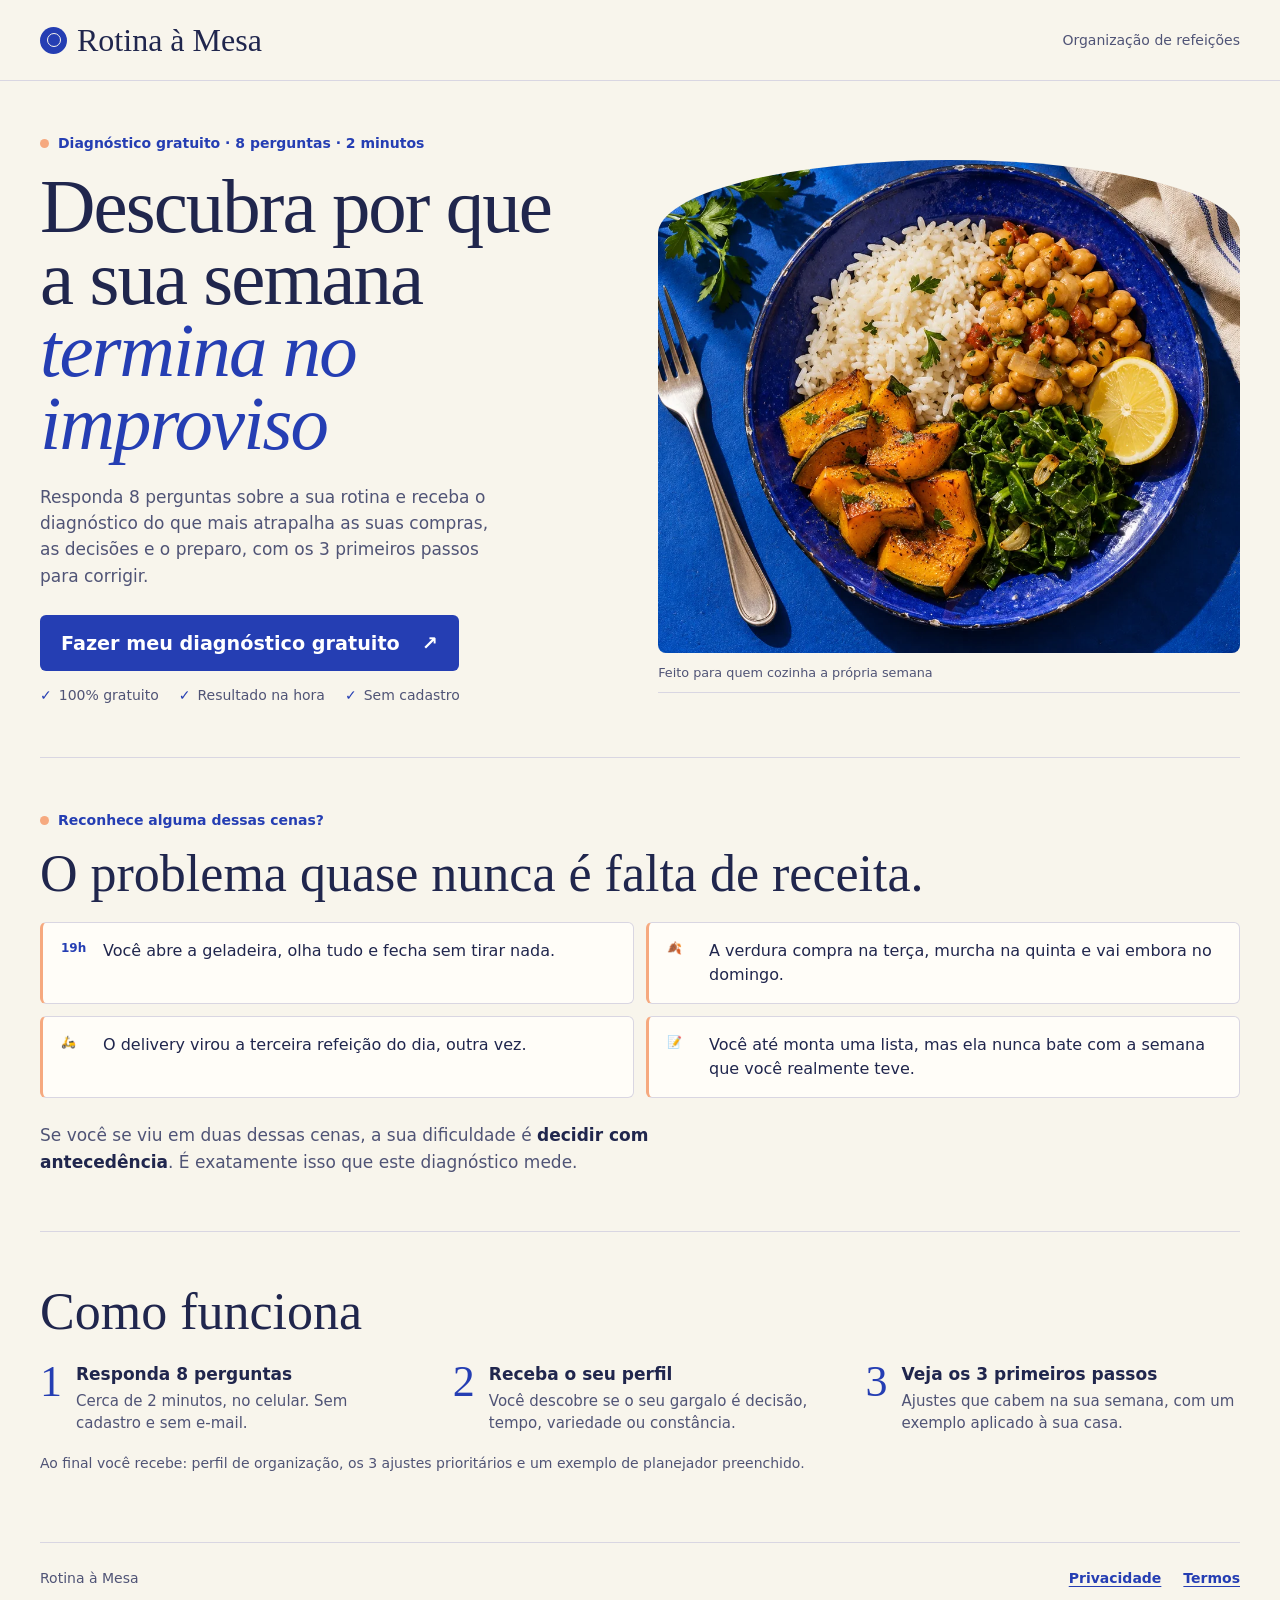
<file: index.html>
<!doctype html>
<html lang="pt-BR">
<head>
  <meta charset="utf-8">
  <meta name="viewport" content="width=device-width, initial-scale=1">
  <meta name="description" content="Responda 8 perguntas em 2 minutos e descubra o que está travando a organização das suas refeições, com os 3 primeiros passos para resolver.">
  <meta name="theme-color" content="#f8f5ec">
  <meta name="referrer" content="strict-origin">
  <title>Rotina à Mesa | Diagnóstico gratuito da sua rotina de refeições</title>
  <meta property="og:title" content="Descubra em 2 minutos por que a sua semana termina no improviso">
  <meta property="og:description" content="Diagnóstico gratuito com 8 perguntas. Veja o seu perfil e os 3 ajustes que mais destravam compras, decisões e preparo.">
  <meta property="og:type" content="website">
  <link rel="stylesheet" href="./style.css">
  <script src="./config.js" defer></script>
  <script src="./quiz.js" defer></script>
</head>
<body>
  <div class="topbar" id="topbar" hidden>
    <p><strong id="topbar-title">Oferta de lançamento</strong><span id="topbar-text"></span></p>
    <p class="countdown" id="countdown" hidden>termina em <span id="countdown-clock">--:--:--</span></p>
  </div>

  <header class="site-head">
    <div class="wrap head-inner">
      <a class="brand" href="#inicio" aria-label="Rotina à Mesa, início"><span class="mark" aria-hidden="true"></span> Rotina à Mesa</a>
      <span class="head-note" id="head-note">Organização de refeições</span>
    </div>
  </header>

  <main class="wrap" id="app">
    <section id="home" class="hero" aria-labelledby="hero-title">
      <div class="hero-copy">
        <p class="kicker"><span></span> Diagnóstico gratuito · 8 perguntas · 2 minutos</p>
        <h1 id="hero-title" tabindex="-1">Descubra por que a sua semana <em>termina no improviso</em></h1>
        <p class="intro">Responda 8 perguntas sobre a sua rotina e receba o diagnóstico do que mais atrapalha as suas compras, as decisões e o preparo, com os 3 primeiros passos para corrigir.</p>
        <a class="button primary" id="start" href="#quiz"><span id="start-label">Fazer meu diagnóstico gratuito</span> <span aria-hidden="true">↗</span></a>
        <p class="fine" id="resume-note" hidden></p>
        <ul class="assurance">
          <li>100% gratuito</li>
          <li>Resultado na hora</li>
          <li>Sem cadastro</li>
        </ul>
        <div class="proof" id="proof" hidden>
          <div class="avatars" aria-hidden="true"><span>AC</span><span>JL</span><span>MP</span><span>RS</span><span>+</span></div>
          <div>
            <p class="proof-line"><strong id="proof-total">0</strong> pessoas já fizeram este diagnóstico</p>
            <p class="stars" id="proof-rating" aria-label="Avaliação média"></p>
          </div>
        </div>
      </div>
      <figure class="hero-figure">
        <img src="./mesa.webp" alt="Prato de arroz, grão-de-bico, abóbora e folhas sobre uma mesa azul" width="960" height="720" fetchpriority="high">
        <figcaption>
          <span>Feito para quem cozinha a própria semana</span>
          <span class="live-dot" id="live" hidden><i aria-hidden="true"></i> <span id="live-text"></span></span>
        </figcaption>
      </figure>
    </section>

    <section id="pain" class="pain" aria-labelledby="pain-title">
      <p class="kicker"><span></span> Reconhece alguma dessas cenas?</p>
      <h2 id="pain-title">O problema quase nunca é falta de receita.</h2>
      <ul class="pain-list">
        <li><span aria-hidden="true">19h</span> Você abre a geladeira, olha tudo e fecha sem tirar nada.</li>
        <li><span aria-hidden="true">🍂</span> A verdura compra na terça, murcha na quinta e vai embora no domingo.</li>
        <li><span aria-hidden="true">🛵</span> O delivery virou a terceira refeição do dia, outra vez.</li>
        <li><span aria-hidden="true">📝</span> Você até monta uma lista, mas ela nunca bate com a semana que você realmente teve.</li>
      </ul>
      <p class="pain-close">Se você se viu em duas dessas cenas, a sua dificuldade é <strong>decidir com antecedência</strong>. É exatamente isso que este diagnóstico mede.</p>
    </section>

    <section id="how" class="how" aria-labelledby="how-title">
      <h2 id="how-title">Como funciona</h2>
      <ol class="steps">
        <li><span>1</span><div><h3>Responda 8 perguntas</h3><p>Cerca de 2 minutos, no celular. Sem cadastro e sem e-mail.</p></div></li>
        <li><span>2</span><div><h3>Receba o seu perfil</h3><p>Você descobre se o seu gargalo é decisão, tempo, variedade ou constância.</p></div></li>
        <li><span>3</span><div><h3>Veja os 3 primeiros passos</h3><p>Ajustes que cabem na sua semana, com um exemplo aplicado à sua casa.</p></div></li>
      </ol>
      <p class="fine">Ao final você recebe: perfil de organização, os 3 ajustes prioritários e um exemplo de planejador preenchido.</p>
    </section>

    <section id="quiz" class="flow" hidden>
      <div class="flow-top">
        <button type="button" class="text-button" id="back">← Voltar</button>
        <span id="step-label"></span>
      </div>
      <progress id="progress" max="8" value="1" aria-label="Progresso do quiz"></progress>
      <form id="question-form">
        <fieldset>
          <legend id="question-title" tabindex="-1"></legend>
          <div class="options" id="options"></div>
        </fieldset>
        <p class="form-error" id="form-error" role="alert" hidden>Escolha uma opção para continuar.</p>
        <button class="button primary" id="continue" type="submit"></button>
      </form>
      <p class="fine" id="quiz-foot">Quanto mais honesto você for, mais preciso fica o resultado. As respostas duram enquanto esta página estiver aberta.</p>
    </section>

    <section id="loading" class="loading" hidden aria-live="polite">
      <div class="loading-inner">
        <p class="kicker"><span></span> Quase pronto</p>
        <h2>Montando o seu diagnóstico…</h2>
        <progress id="loading-bar" max="100" value="0" aria-label="Montando o diagnóstico"></progress>
        <p id="loading-text" class="loading-text">Cruzando as suas respostas…</p>
        <ul class="loading-checks">
          <li id="check-1">Perfil de organização</li>
          <li id="check-2">Gargalo principal</li>
          <li id="check-3">3 primeiros passos</li>
        </ul>
        <p class="fine">Sem cadastro. Nada é enviado.</p>
      </div>
    </section>

    <section id="result" hidden aria-labelledby="result-title">
      <div class="result-head">
        <button type="button" class="text-button" id="edit">← Revisar respostas</button>
        <p class="kicker"><span></span> Diagnóstico pronto</p>
        <p class="profile-badge" id="profile-badge"></p>
        <h1 id="result-title" tabindex="-1"></h1>
        <p class="result-summary" id="result-summary"></p>
        <div class="impact" id="impact">
          <span>Impacto na sua semana</span>
          <div class="impact-scale" id="impact-scale" aria-hidden="true"><i></i><i></i><i></i></div>
          <strong id="impact-label"></strong>
        </div>
      </div>

      <div class="quick-offer" id="quick-offer" hidden>
        <div class="quick-price">
          <strong id="quick-price">R$ 37,90</strong>
          <span>pagamento único · acesso imediato</span>
        </div>
        <a class="button primary wide" id="checkout-top" href="#oferta">Comprar agora <span aria-hidden="true">↗</span></a>
        <a class="quick-link" href="#oferta">Ver o que vem no produto e a garantia</a>
      </div>

      <div class="diag-grid">
        <div class="diag-main">
          <h2>Seus 3 primeiros passos</h2>
          <ol id="actions" class="actions"></ol>
          <p class="example" id="example"></p>

          <div class="error-card">
            <h3>Onde o seu plano costuma quebrar</h3>
            <p id="error-text"></p>
          </div>

          <h2>O que muda quando a semana já está decidida</h2>
          <ul class="gains" id="gains"></ul>

          <h2 id="quotes-title">Quem já fez o diagnóstico</h2>
          <ul class="quotes" id="quotes"></ul>
        </div>

        <aside class="offer" id="oferta" aria-labelledby="offer-title">
          <p class="kicker"><span></span> Seu próximo passo</p>
          <h2 id="offer-title">5 jantares, 1 compra</h2>
          <p id="offer-lead"></p>

          <details class="sample"><summary>Ver exemplo de planejador</summary>
            <table><caption>Exemplo de preenchimento</caption><thead><tr><th scope="col">Dia</th><th scope="col">O que decidir</th></tr></thead><tbody><tr><th scope="row">Segunda</th><td>Escolher duas refeições</td></tr><tr><th scope="row">Terça</th><td>Conferir o que já tem em casa</td></tr><tr><th scope="row">Quarta</th><td>Completar a lista de compras</td></tr></tbody></table>
          </details>

          <p class="stack-title">O que vem no produto</p>
          <ul id="deliverables" class="value-stack">
            <li><div><strong>Guia de uso + planejador semanal</strong><span>O passo a passo para decidir a semana em 20 minutos</span></div><s>R$ 47</s></li>
            <li><div><strong>Lista de compras inteligente</strong><span>Montada a partir das refeições, não do que você lembra</span></div><s>R$ 37</s></li>
            <li><div><strong>Checklist de preparo</strong><span>O que adiantar e em que ordem, para os dias corridos</span></div><s>R$ 27</s></li>
            <li><div><strong>Banco de ideias editável</strong><span>Para consultar quando faltar repertório na hora da fome</span></div><s>R$ 27</s></li>
          </ul>
          <ul class="bonus-list" id="bonuses"></ul>

          <p class="anchor" id="anchor"><span id="anchor-total">R$ 138</span> em materiais</p>
          <p class="price" id="price"></p>
          <p class="price-note" id="price-note"></p>

          <div id="sale-continue">
            <a class="button primary wide" id="checkout">Comprar agora <span aria-hidden="true">↗</span></a>
          </div>
          <p id="sale-details" class="fine"></p>

          <ul class="guarantee" id="guarantee">
            <li><strong id="guarantee-title">7 dias de garantia</strong> Se não fizer sentido para a sua rotina, você pede o reembolso e recebe o valor de volta.</li>
            <li>Acesso imediato após o pagamento.</li>
            <li>Pagamento único, sem mensalidade.</li>
          </ul>

          <p class="scarcity" id="scarcity" hidden></p>
          <p id="preview-note" class="preview-note">Prévia da oferta. O produto ainda está em preparação.</p>
        </aside>
      </div>

      <section id="faq" class="faq" aria-labelledby="faq-title">
        <h2 id="faq-title">Antes de decidir</h2>
        <details><summary>Preciso saber cozinhar bem?</summary><p>Não. O material trabalha com preparações simples e com o que adiantar, não com receitas técnicas. Se você sabe fazer arroz, ovo e uma refeição básica, o material funciona.</p></details>
        <details><summary>Serve para quem mora sozinho?</summary><p>Sim. O planejador tem uma versão para uma pessoa, com lista de compras em quantidade menor, e a versão para famílias.</p></details>
        <details><summary>É digital ou impresso?</summary><p>Digital, em PDF, para usar no celular ou imprimir. Você recebe os dois formatos no mesmo acesso.</p></details>
        <details><summary>Quanto tempo vou gastar por semana?</summary><p>A proposta é decidir a semana em até 20 minutos e reduzir as decisões do dia a dia. O checklist de preparo é opcional para quem tem menos tempo.</p></details>
        <details><summary>E se eu não gostar?</summary><p>Você tem 7 dias para pedir o reembolso pelo suporte, sem precisar justificar. O valor é devolvido integralmente.</p></details>
        <details><summary>Como recebo o material?</summary><p>O acesso é liberado por e-mail logo depois da confirmação do pagamento. O link fica disponível para download.</p></details>
      </section>

      <div class="ps">
        <p><strong>P.S.</strong> O diagnóstico mostra onde a sua semana quebra. O material mostra como ela passa a funcionar, com o planejador, a lista e o checklist já preenchidos para você só ajustar.</p>
        <p><strong>P.S. 2</strong> Se você fechar esta página, o seu resultado não fica salvo. As respostas duram apenas enquanto a página estiver aberta.</p>
      </div>
    </section>

    <noscript><p class="fine">Ative o JavaScript para responder ao quiz.</p></noscript>
  </main>

  <footer class="site-foot wrap">
    <span>Rotina à Mesa</span>
    <div><button class="text-button" data-dialog="privacy">Privacidade</button><button class="text-button" data-dialog="terms">Termos</button></div>
  </footer>

  <div class="sticky-cta" id="sticky-cta" hidden>
    <div><strong id="sticky-price"></strong><span id="sticky-note">5 jantares, 1 compra</span></div>
    <a class="button primary" id="sticky-buy">Comprar <span aria-hidden="true">↗</span></a>
  </div>

  <dialog id="privacy" aria-labelledby="privacy-title">
    <form method="dialog"><button class="text-button close" aria-label="Fechar">✕</button></form>
    <h2 id="privacy-title">Privacidade</h2>
    <p>As respostas são usadas nesta página para calcular o resultado e são descartadas ao sair ou recarregar. O quiz funciona sem cadastro.</p>
    <p id="privacy-measurement"></p>
    <div id="preferences" hidden>
      <p id="preference-status" aria-live="polite"></p>
      <div class="preference-buttons"><button id="allow" type="button" class="button primary">Permitir medição</button><button id="decline" type="button" class="text-button">Recusar medição</button></div>
    </div>
    <p id="privacy-seller" hidden></p>
    <a id="privacy-link" hidden>Ver política de privacidade completa</a>
  </dialog>
  <dialog id="terms" aria-labelledby="terms-title">
    <form method="dialog"><button class="text-button close" aria-label="Fechar">✕</button></form>
    <h2 id="terms-title">Termos de uso</h2>
    <p>O Rotina à Mesa oferece um quiz educativo para adultos que querem organizar refeições e compras. O resultado apresenta sugestões de organização e não substitui orientação de nutricionista ou médico.</p>
    <p id="terms-seller" hidden></p>
    <a id="terms-link" hidden>Ver termos da oferta</a>
  </dialog>
  <div id="consent-notice" class="consent" hidden>
    <p>Você pode escolher se quer permitir a medição de visitas e interações com o quiz.</p>
    <button class="text-button" data-dialog="privacy">Escolher preferências</button>
  </div>
</body>
</html>
</file>
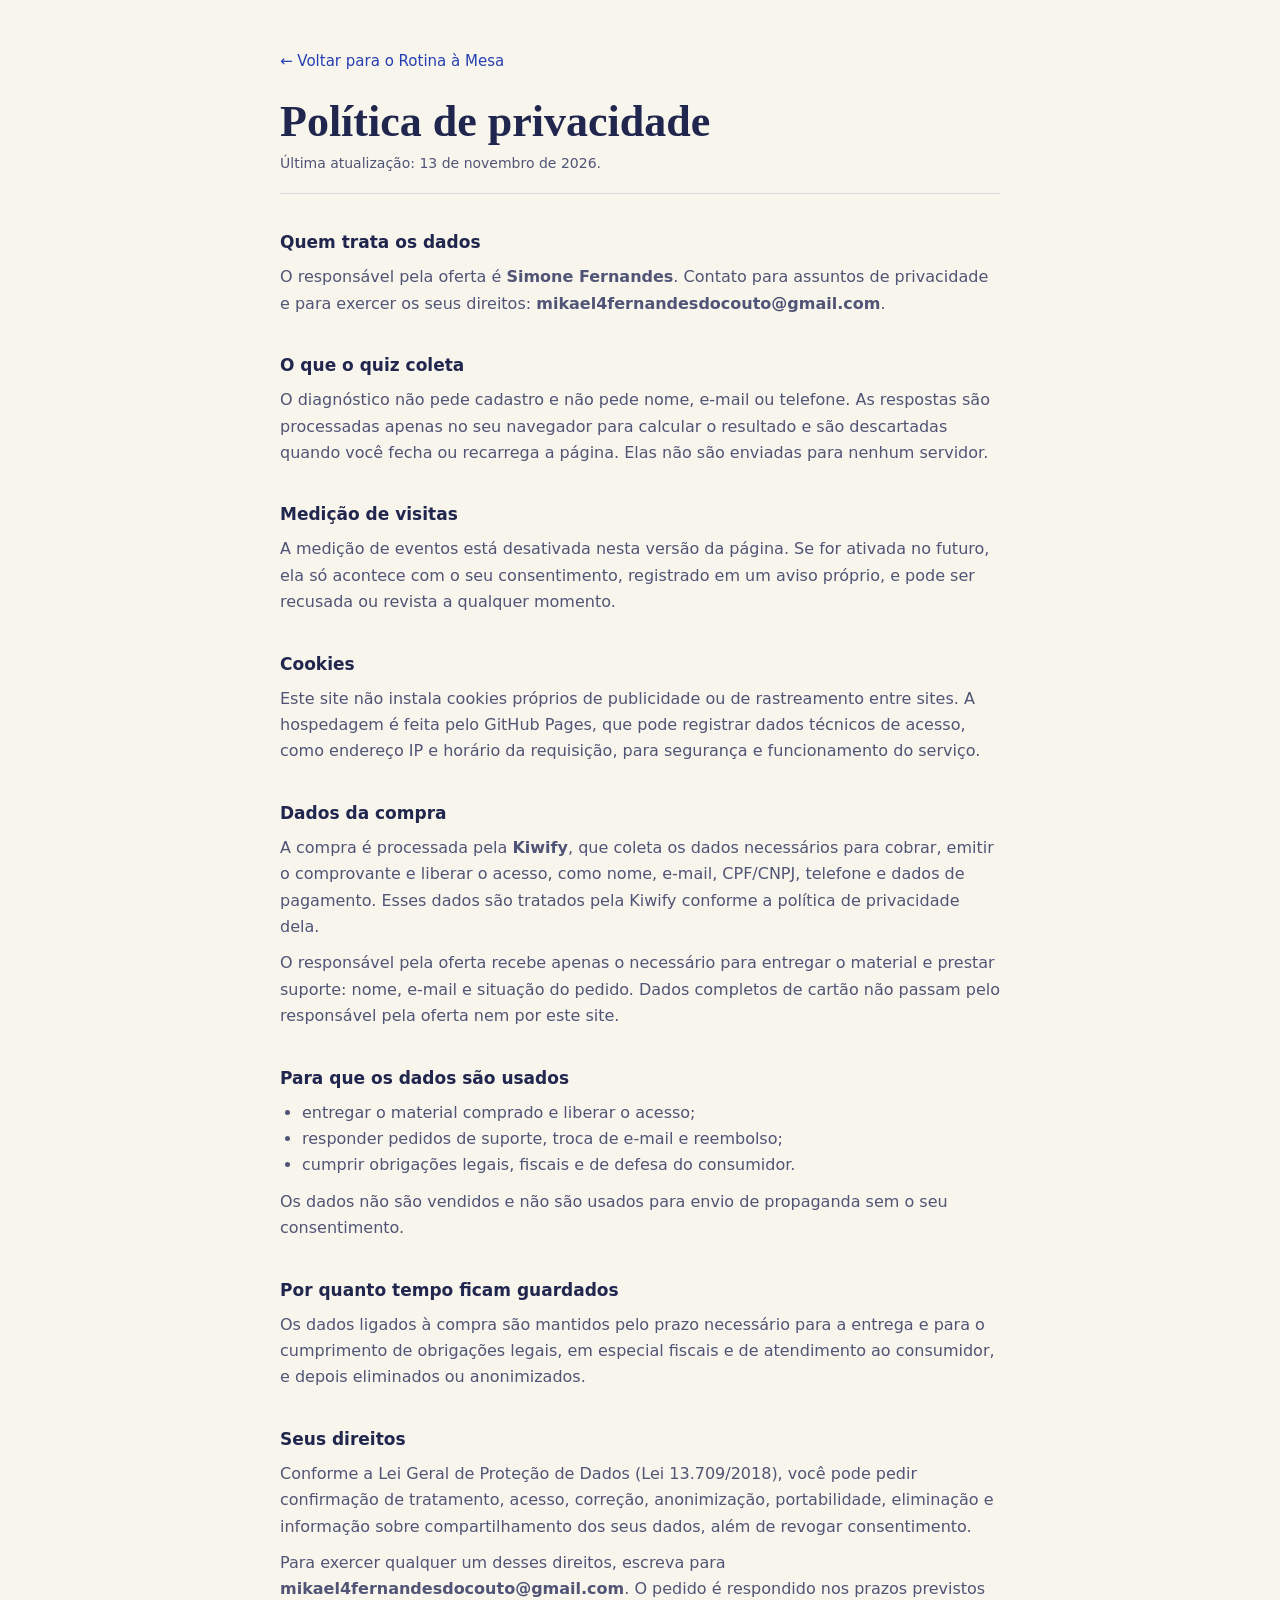
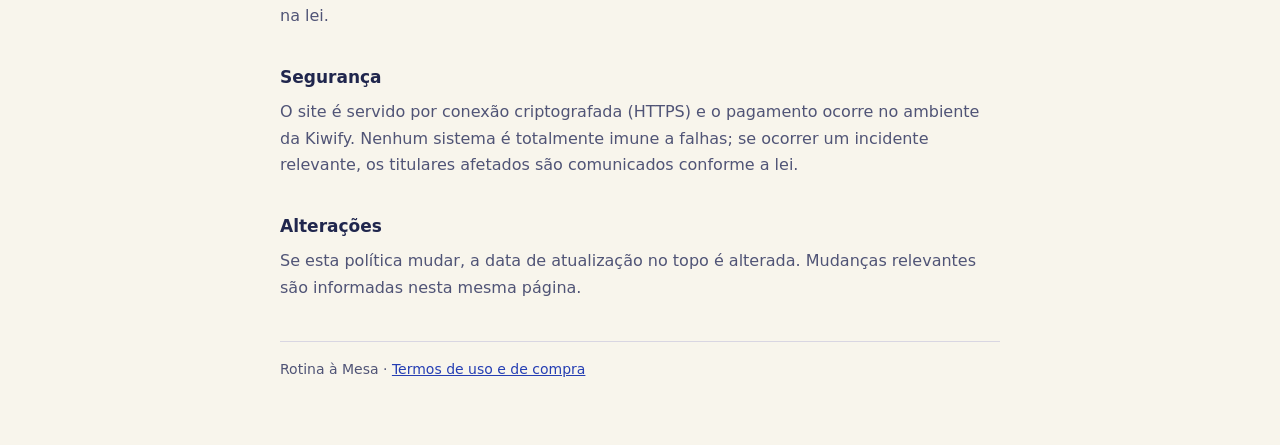
<file: privacidade/index.html>
<!doctype html>
<html lang="pt-BR">
<head>
<meta charset="utf-8">
<meta name="viewport" content="width=device-width, initial-scale=1">
<title>Política de privacidade | Rotina à Mesa</title>
<meta name="robots" content="noindex">
<style>
  :root { --paper:#f8f5ec; --ink:#20264d; --muted:#505476; --blue:#253eb3; --line:#d9d6e2; --display:"Instrument Serif", Georgia, serif; }
  * { box-sizing: border-box; }
  body { margin:0; background:var(--paper); color:var(--ink); font:16px/1.65 "DM Sans","Segoe UI",system-ui,sans-serif; }
  main { width:min(100% - 40px, 720px); margin:0 auto; padding:48px 0 64px; }
  a { color:var(--blue); }
  h1 { font-family:var(--display); font-size:clamp(2rem, 6vw, 2.75rem); line-height:1.1; margin:0 0 6px; }
  h2 { font-size:1.0625rem; margin:34px 0 8px; }
  p, li { color:var(--muted); }
  p { margin:0 0 10px; }
  ul { margin:0 0 10px; padding-left:22px; }
  .meta { font-size:.875rem; color:var(--muted); border-bottom:1px solid var(--line); padding-bottom:18px; margin-bottom:24px; }
  .back { display:inline-block; margin-bottom:24px; font-size:.9375rem; text-decoration:none; }
  footer { border-top:1px solid var(--line); margin-top:40px; padding-top:16px; font-size:.875rem; color:var(--muted); }
</style>
</head>
<body>
<main>
  <a class="back" href="../">← Voltar para o Rotina à Mesa</a>
  <h1>Política de privacidade</h1>
  <p class="meta">Última atualização: 13 de novembro de 2026.</p>

  <h2>Quem trata os dados</h2>
  <p>O responsável pela oferta é <strong>Simone Fernandes</strong>. Contato para assuntos de privacidade e para exercer os seus direitos: <strong>mikael4fernandesdocouto@gmail.com</strong>.</p>

  <h2>O que o quiz coleta</h2>
  <p>O diagnóstico não pede cadastro e não pede nome, e-mail ou telefone. As respostas são processadas apenas no seu navegador para calcular o resultado e são descartadas quando você fecha ou recarrega a página. Elas não são enviadas para nenhum servidor.</p>

  <h2>Medição de visitas</h2>
  <p>A medição de eventos está desativada nesta versão da página. Se for ativada no futuro, ela só acontece com o seu consentimento, registrado em um aviso próprio, e pode ser recusada ou revista a qualquer momento.</p>

  <h2>Cookies</h2>
  <p>Este site não instala cookies próprios de publicidade ou de rastreamento entre sites. A hospedagem é feita pelo GitHub Pages, que pode registrar dados técnicos de acesso, como endereço IP e horário da requisição, para segurança e funcionamento do serviço.</p>

  <h2>Dados da compra</h2>
  <p>A compra é processada pela <strong>Kiwify</strong>, que coleta os dados necessários para cobrar, emitir o comprovante e liberar o acesso, como nome, e-mail, CPF/CNPJ, telefone e dados de pagamento. Esses dados são tratados pela Kiwify conforme a política de privacidade dela.</p>
  <p>O responsável pela oferta recebe apenas o necessário para entregar o material e prestar suporte: nome, e-mail e situação do pedido. Dados completos de cartão não passam pelo responsável pela oferta nem por este site.</p>

  <h2>Para que os dados são usados</h2>
  <ul>
    <li>entregar o material comprado e liberar o acesso;</li>
    <li>responder pedidos de suporte, troca de e-mail e reembolso;</li>
    <li>cumprir obrigações legais, fiscais e de defesa do consumidor.</li>
  </ul>
  <p>Os dados não são vendidos e não são usados para envio de propaganda sem o seu consentimento.</p>

  <h2>Por quanto tempo ficam guardados</h2>
  <p>Os dados ligados à compra são mantidos pelo prazo necessário para a entrega e para o cumprimento de obrigações legais, em especial fiscais e de atendimento ao consumidor, e depois eliminados ou anonimizados.</p>

  <h2>Seus direitos</h2>
  <p>Conforme a Lei Geral de Proteção de Dados (Lei 13.709/2018), você pode pedir confirmação de tratamento, acesso, correção, anonimização, portabilidade, eliminação e informação sobre compartilhamento dos seus dados, além de revogar consentimento.</p>
  <p>Para exercer qualquer um desses direitos, escreva para <strong>mikael4fernandesdocouto@gmail.com</strong>. O pedido é respondido nos prazos previstos na lei.</p>

  <h2>Segurança</h2>
  <p>O site é servido por conexão criptografada (HTTPS) e o pagamento ocorre no ambiente da Kiwify. Nenhum sistema é totalmente imune a falhas; se ocorrer um incidente relevante, os titulares afetados são comunicados conforme a lei.</p>

  <h2>Alterações</h2>
  <p>Se esta política mudar, a data de atualização no topo é alterada. Mudanças relevantes são informadas nesta mesma página.</p>

  <footer>Rotina à Mesa · <a href="../termos/">Termos de uso e de compra</a></footer>
</main>
</body>
</html>
</file>
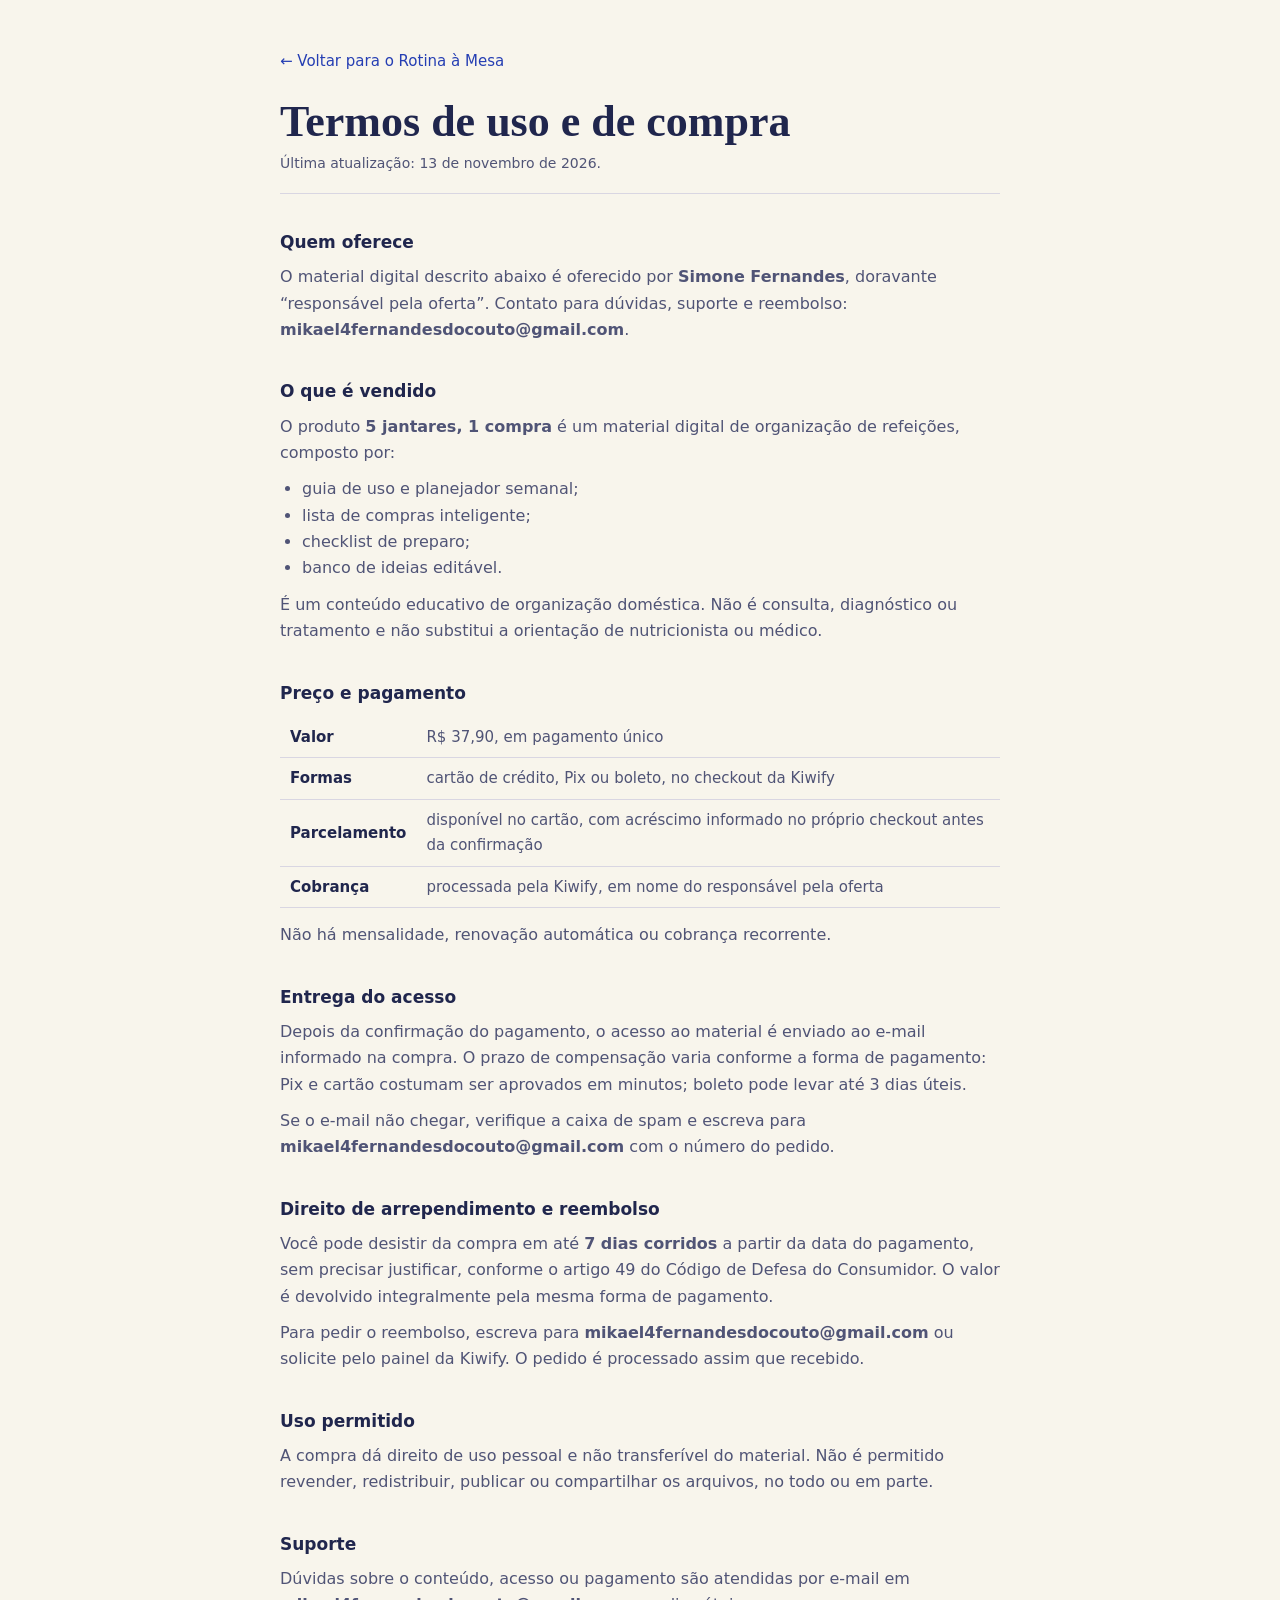
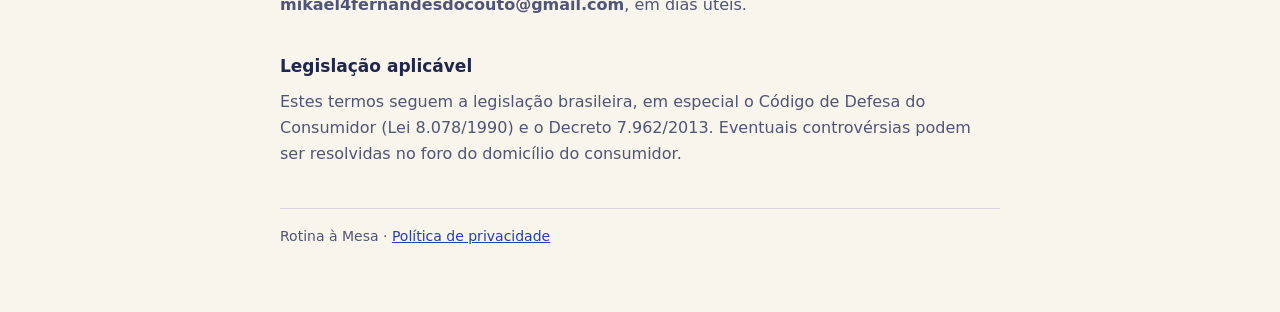
<file: termos/index.html>
<!doctype html>
<html lang="pt-BR">
<head>
<meta charset="utf-8">
<meta name="viewport" content="width=device-width, initial-scale=1">
<title>Termos de uso e de compra | Rotina à Mesa</title>
<meta name="robots" content="noindex">
<style>
  :root { --paper:#f8f5ec; --ink:#20264d; --muted:#505476; --blue:#253eb3; --line:#d9d6e2; --display:"Instrument Serif", Georgia, serif; }
  * { box-sizing: border-box; }
  body { margin:0; background:var(--paper); color:var(--ink); font:16px/1.65 "DM Sans","Segoe UI",system-ui,sans-serif; }
  main { width:min(100% - 40px, 720px); margin:0 auto; padding:48px 0 64px; }
  a { color:var(--blue); }
  h1 { font-family:var(--display); font-size:clamp(2rem, 6vw, 2.75rem); line-height:1.1; margin:0 0 6px; }
  h2 { font-size:1.0625rem; margin:34px 0 8px; }
  p, li { color:var(--muted); }
  p { margin:0 0 10px; }
  ul { margin:0 0 10px; padding-left:22px; }
  .meta { font-size:.875rem; color:var(--muted); border-bottom:1px solid var(--line); padding-bottom:18px; margin-bottom:24px; }
  table { width:100%; border-collapse:collapse; margin:10px 0 14px; font-size:.9375rem; }
  th, td { text-align:left; padding:8px 10px; border-bottom:1px solid var(--line); color:var(--muted); }
  th { color:var(--ink); font-weight:600; }
  .back { display:inline-block; margin-bottom:24px; font-size:.9375rem; text-decoration:none; }
  footer { border-top:1px solid var(--line); margin-top:40px; padding-top:16px; font-size:.875rem; color:var(--muted); }
</style>
</head>
<body>
<main>
  <a class="back" href="../">← Voltar para o Rotina à Mesa</a>
  <h1>Termos de uso e de compra</h1>
  <p class="meta">Última atualização: 13 de novembro de 2026.</p>

  <h2>Quem oferece</h2>
  <p>O material digital descrito abaixo é oferecido por <strong>Simone Fernandes</strong>, doravante “responsável pela oferta”. Contato para dúvidas, suporte e reembolso: <strong>mikael4fernandesdocouto@gmail.com</strong>.</p>

  <h2>O que é vendido</h2>
  <p>O produto <strong>5 jantares, 1 compra</strong> é um material digital de organização de refeições, composto por:</p>
  <ul>
    <li>guia de uso e planejador semanal;</li>
    <li>lista de compras inteligente;</li>
    <li>checklist de preparo;</li>
    <li>banco de ideias editável.</li>
  </ul>
  <p>É um conteúdo educativo de organização doméstica. Não é consulta, diagnóstico ou tratamento e não substitui a orientação de nutricionista ou médico.</p>

  <h2>Preço e pagamento</h2>
  <table>
    <tr><th>Valor</th><td>R$ 37,90, em pagamento único</td></tr>
    <tr><th>Formas</th><td>cartão de crédito, Pix ou boleto, no checkout da Kiwify</td></tr>
    <tr><th>Parcelamento</th><td>disponível no cartão, com acréscimo informado no próprio checkout antes da confirmação</td></tr>
    <tr><th>Cobrança</th><td>processada pela Kiwify, em nome do responsável pela oferta</td></tr>
  </table>
  <p>Não há mensalidade, renovação automática ou cobrança recorrente.</p>

  <h2>Entrega do acesso</h2>
  <p>Depois da confirmação do pagamento, o acesso ao material é enviado ao e-mail informado na compra. O prazo de compensação varia conforme a forma de pagamento: Pix e cartão costumam ser aprovados em minutos; boleto pode levar até 3 dias úteis.</p>
  <p>Se o e-mail não chegar, verifique a caixa de spam e escreva para <strong>mikael4fernandesdocouto@gmail.com</strong> com o número do pedido.</p>

  <h2>Direito de arrependimento e reembolso</h2>
  <p>Você pode desistir da compra em até <strong>7 dias corridos</strong> a partir da data do pagamento, sem precisar justificar, conforme o artigo 49 do Código de Defesa do Consumidor. O valor é devolvido integralmente pela mesma forma de pagamento.</p>
  <p>Para pedir o reembolso, escreva para <strong>mikael4fernandesdocouto@gmail.com</strong> ou solicite pelo painel da Kiwify. O pedido é processado assim que recebido.</p>

  <h2>Uso permitido</h2>
  <p>A compra dá direito de uso pessoal e não transferível do material. Não é permitido revender, redistribuir, publicar ou compartilhar os arquivos, no todo ou em parte.</p>

  <h2>Suporte</h2>
  <p>Dúvidas sobre o conteúdo, acesso ou pagamento são atendidas por e-mail em <strong>mikael4fernandesdocouto@gmail.com</strong>, em dias úteis.</p>

  <h2>Legislação aplicável</h2>
  <p>Estes termos seguem a legislação brasileira, em especial o Código de Defesa do Consumidor (Lei 8.078/1990) e o Decreto 7.962/2013. Eventuais controvérsias podem ser resolvidas no foro do domicílio do consumidor.</p>

  <footer>Rotina à Mesa · <a href="../privacidade/">Política de privacidade</a></footer>
</main>
</body>
</html>
</file>
<file: style.css>
:root {
  --paper: #f8f5ec;
  --ink: #20264d;
  --muted: #505476;
  --blue: #253eb3;
  --line: #d9d6e2;
  --peach: #f6a97f;
  --card: #fffdf8;
  --soft: #e9edff;
  --display: "Instrument Serif", Georgia, serif;
  --body: "DM Sans", "Segoe UI", system-ui, sans-serif;
  color: var(--ink);
  background: var(--paper);
  font-family: var(--body);
  font-size: 16px;
}
* { box-sizing: border-box; }
[hidden] { display: none !important; }
body { margin: 0; min-height: 100vh; min-height: 100svh; display: flex; flex-direction: column; }
main { flex: 1; }
button, input { font: inherit; }
a { color: var(--blue); }
button, summary { cursor: pointer; }
:focus-visible { outline: 3px solid #8a3f1f; outline-offset: 4px; }
.wrap { width: min(100% - 80px, 1232px); margin-inline: auto; }

/* ---------- Barra de urgência ---------- */
.topbar { background: var(--ink); color: #fff; font-size: .875rem; }
.topbar p { margin: 0; }
.topbar { display: flex; align-items: center; justify-content: center; gap: 18px; padding: 9px 20px; text-align: center; flex-wrap: wrap; }
.topbar strong { color: var(--peach); }
.topbar span { margin-left: 6px; }
.countdown span { font-variant-numeric: tabular-nums; font-weight: 700; }
.countdown { border-left: 1px solid #ffffff40; padding-left: 18px; }

/* ---------- Cabeçalho ---------- */
.site-head { border-bottom: 1px solid var(--line); }
.head-inner { display: flex; justify-content: space-between; align-items: center; min-height: 80px; gap: 1rem; }
.brand { display: inline-flex; align-items: center; gap: 10px; color: var(--ink); text-decoration: none; font: 32px/1 var(--display); white-space: nowrap; }
.mark { width: 27px; height: 27px; display: inline-grid; place-items: center; background: var(--blue); border-radius: 50%; }
.mark::after { content: ""; width: 12px; height: 12px; border: 1px solid var(--paper); border-radius: 50%; }
.head-note, .fine, .site-foot { font-size: .875rem; color: var(--muted); }

/* ---------- Hero ---------- */
.hero { display: grid; grid-template-columns: 1fr 1.05fr; align-items: center; gap: clamp(36px, 5vw, 80px); padding: clamp(40px, 6vh, 76px) 0 40px; }
.hero-copy { padding-bottom: 14px; }
.kicker { font-size: .875rem; font-weight: 700; color: var(--blue); display: flex; align-items: center; gap: 9px; margin: 0 0 20px; }
.kicker span { height: 9px; width: 9px; border-radius: 50%; background: var(--peach); flex: none; }
h1, h2, legend { font-family: var(--display); font-weight: 400; }
h1 { font-size: clamp(52px, 6vw, 92px); line-height: .94; letter-spacing: -.025em; margin: 0; }
.hero h1 { max-width: 660px; }
.hero h1 em { color: var(--blue); display: block; font-weight: inherit; }
.intro { max-width: 470px; font-size: 1.0625rem; line-height: 1.55; color: var(--muted); margin: 24px 0 26px; }
.button { min-height: 56px; border: 1px solid transparent; border-radius: 6px; padding: 13px 20px; display: inline-flex; align-items: center; justify-content: space-between; gap: 22px; font-weight: 700; text-decoration: none; cursor: pointer; }
.primary { color: #fff; background: var(--blue); }
.primary:hover { background: #192c8f; }
.primary span { font-size: 1.2em; }
.primary.wide { width: 100%; }
.primary.is-disabled { background: #8b90ad; cursor: not-allowed; }
.fine { line-height: 1.55; }
#resume-note { margin: 12px 0 0; color: var(--blue); font-weight: 600; }
.assurance { list-style: none; display: flex; flex-wrap: wrap; gap: 8px 20px; padding: 0; margin: 16px 0 0; font-size: .875rem; color: var(--muted); }
.assurance li::before { content: "✓"; color: var(--blue); font-weight: 700; margin-right: 7px; }
.proof { display: flex; align-items: center; gap: 14px; margin-top: 26px; padding-top: 20px; border-top: 1px solid var(--line); }
.proof p { margin: 0; font-size: .875rem; color: var(--muted); }
.proof strong { color: var(--ink); }
.avatars { display: flex; }
.avatars span { width: 34px; height: 34px; border-radius: 50%; display: grid; place-items: center; font-size: .7rem; font-weight: 700; color: #fff; background: var(--blue); border: 2px solid var(--paper); margin-left: -10px; }
.avatars span:first-child { margin-left: 0; }
.avatars span:nth-child(2) { background: #4a5fd0; }
.avatars span:nth-child(3) { background: #8a3f1f; }
.avatars span:nth-child(4) { background: var(--peach); color: var(--ink); }
.avatars span:last-child { background: var(--soft); color: var(--blue); }
.stars { font-size: .8rem; letter-spacing: 1px; color: #b8770f; }
.stars b { color: var(--ink); letter-spacing: 0; }

.hero-figure { margin: 0; }
.hero-figure img { display: block; width: 100%; height: auto; aspect-ratio: 1.18; object-fit: cover; background: var(--blue); border-radius: 50% 50% 8px 8px / 15% 15% 8px 8px; }
figcaption { display: flex; justify-content: space-between; align-items: center; padding: 12px 0; border-bottom: 1px solid var(--line); gap: 12px; font-size: .8rem; color: var(--muted); }
.live-dot { display: inline-flex; align-items: center; gap: 7px; color: var(--ink); font-weight: 600; }
.live-dot i { width: 8px; height: 8px; border-radius: 50%; background: #2f7d52; animation: pulse 1.8s ease-in-out infinite; }
@keyframes pulse { 50% { opacity: .25; } }

/* ---------- Blocos de conteúdo ---------- */
.pain, .how { padding: clamp(40px, 6vh, 66px) 0; border-top: 1px solid var(--line); }
.pain h2, .how h2, .diag-main h2, .faq h2 { font-size: clamp(34px, 4.2vw, 52px); line-height: 1; margin: 0 0 22px; }
.pain-list { list-style: none; padding: 0; margin: 0 0 24px; display: grid; grid-template-columns: 1fr 1fr; gap: 12px; }
.pain-list li { display: flex; gap: 14px; align-items: flex-start; background: var(--card); border: 1px solid var(--line); border-left: 3px solid var(--peach); border-radius: 6px; padding: 16px 18px; line-height: 1.5; }
.pain-list li span { font-size: .75rem; font-weight: 700; color: var(--blue); flex: none; min-width: 28px; }
.pain-close { max-width: 720px; line-height: 1.6; color: var(--muted); font-size: 1.0625rem; margin: 0; }
.pain-close strong { color: var(--ink); }

.steps { list-style: none; padding: 0; margin: 0 0 18px; display: grid; grid-template-columns: repeat(3, 1fr); gap: clamp(18px, 3vw, 40px); }
.steps li { display: flex; gap: 14px; }
.steps li > span { font: 44px/1 var(--display); color: var(--blue); flex: none; }
.steps h3 { font-size: 1.0625rem; margin: 4px 0 6px; }
.steps p { margin: 0; color: var(--muted); line-height: 1.5; font-size: .9375rem; }

/* ---------- Quiz ---------- */
.flow { width: min(100%, 655px); margin-inline: auto; padding: 36px 0 55px; }
.flow-top { display: flex; justify-content: space-between; align-items: center; gap: 12px; font-size: .9rem; }
progress { display: block; width: 100%; height: 7px; border: 0; border-radius: 12px; overflow: hidden; margin: 6px 0 27px; background: var(--line); appearance: none; }
progress::-webkit-progress-bar { background: var(--line); }
progress::-webkit-progress-value { background: var(--blue); }
progress::-moz-progress-bar { background: var(--blue); }
fieldset { border: 0; padding: 0; margin: 0 0 22px; min-width: 0; }
legend { font-size: clamp(34px, 4.4vw, 52px); line-height: 1.02; padding: 0; margin-bottom: 23px; }
.options { display: grid; gap: 9px; }
.option { display: flex; align-items: center; gap: 12px; min-height: 54px; border: 1px solid var(--line); background: var(--card); padding: 11px 14px; border-radius: 6px; cursor: pointer; }
.option:hover, .option:has(:checked) { border-color: var(--blue); background: var(--soft); }
.option input { accent-color: var(--blue); width: 19px; height: 19px; margin: 0; flex: none; }
.form-error { color: #8a281b; }

/* ---------- Carregando ---------- */
.loading { padding: clamp(50px, 12vh, 110px) 0; display: grid; place-items: center; }
.loading-inner { width: min(100%, 520px); }
.loading h2 { font-size: clamp(32px, 4vw, 46px); margin: 0 0 20px; line-height: 1; }
.loading-text { color: var(--muted); margin: 0 0 18px; }
.loading-checks { list-style: none; padding: 0; margin: 26px 0 0; display: grid; gap: 9px; }
.loading-checks li { display: flex; align-items: center; gap: 10px; color: var(--muted); font-size: .9375rem; }
.loading-checks li::before { content: "○"; color: var(--line); font-size: 1.1em; }
.loading-checks li.done { color: var(--ink); }
.loading-checks li.done::before { content: "●"; color: var(--blue); }

/* ---------- Resultado ---------- */
.result-head { padding: 32px 0 30px; border-bottom: 1px solid var(--line); }

/* Oferta resumida no topo do resultado (só no celular) */
.quick-offer { display: none; }
@media (max-width: 900px) {
  .quick-offer {
    display: block; margin: 22px 0 4px; padding: 18px 18px 16px;
    background: var(--soft); border-top: 5px solid var(--blue);
    border-radius: 0 0 10px 10px;
  }
  .quick-price { display: flex; align-items: baseline; gap: 10px; flex-wrap: wrap; margin-bottom: 14px; }
  .quick-price strong { font-family: var(--display); font-size: 2.125rem; line-height: 1; }
  .quick-price span { font-size: .8125rem; color: var(--muted); }
  .quick-offer .button { width: 100%; }
  .quick-link { display: inline-block; margin-top: 12px; font-size: .875rem; }
}
.result-head .kicker { margin: 18px 0 12px; }
.profile-badge { display: inline-block; font-size: .8125rem; font-weight: 700; letter-spacing: .04em; text-transform: uppercase; color: var(--blue); background: var(--soft); border-radius: 999px; padding: 6px 13px; margin: 0 0 16px; }
.result-head h1 { font-size: clamp(38px, 5vw, 68px); max-width: 20ch; }
.result-summary { max-width: 720px; font-size: 1.0625rem; line-height: 1.6; color: var(--muted); margin: 18px 0 24px; }
.impact { display: flex; align-items: center; gap: 12px; font-size: .875rem; color: var(--muted); flex-wrap: wrap; }
.impact-scale { display: flex; gap: 4px; }
.impact-scale i { width: 34px; height: 8px; border-radius: 99px; background: var(--line); }
.impact-scale i.on { background: var(--blue); }
.impact-label { color: var(--ink); }

.diag-grid { display: grid; grid-template-columns: 1.25fr .8fr; align-items: start; gap: clamp(32px, 5vw, 64px); padding: clamp(36px, 5vh, 56px) 0; }
.diag-main h2 { margin-top: 0; }
.diag-main h2 + * { margin-top: 0; }
.diag-main > h2:not(:first-child) { margin-top: 40px; }
.actions { padding-left: 24px; margin: 0 0 22px; }
.actions li { padding: 11px 0 11px 6px; border-bottom: 1px solid var(--line); line-height: 1.5; }
.actions li::marker { color: var(--blue); font-weight: 700; }
.example { border-left: 3px solid var(--peach); padding: 4px 0 4px 14px; line-height: 1.55; color: var(--muted); }
.error-card { background: #fdeee4; border-radius: 8px; padding: 22px 24px; margin: 30px 0 0; }
.error-card h3 { font: 700 1rem var(--body); margin: 0 0 8px; color: #8a3f1f; }
.error-card p { margin: 0; line-height: 1.55; }
.gains { list-style: none; padding: 0; margin: 0; display: grid; gap: 10px; }
.gains li { display: flex; gap: 11px; line-height: 1.5; }
.gains li::before { content: "✓"; color: var(--blue); font-weight: 700; flex: none; }
.quotes { list-style: none; padding: 0; margin: 0; display: grid; gap: 12px; }
.quotes li { background: var(--card); border: 1px solid var(--line); border-radius: 8px; padding: 16px 18px; }
.quotes p { margin: 8px 0 0; line-height: 1.55; }
.quote-head { display: flex; align-items: center; gap: 10px; font-size: .875rem; color: var(--muted); }
.quote-head strong { color: var(--ink); }
.quote-head .stars { margin-left: auto; font-size: .75rem; }
.quote-avatar { width: 32px; height: 32px; border-radius: 50%; background: var(--soft); color: var(--blue); display: grid; place-items: center; font-weight: 700; font-size: .75rem; flex: none; }

/* ---------- Oferta ---------- */
.offer { background: var(--soft); border-top: 5px solid var(--blue); padding: clamp(22px, 3vw, 34px); border-radius: 0 0 10px 10px; position: sticky; top: 20px; }
.offer .kicker { margin: 0 0 9px; }
.offer h2 { font-size: clamp(34px, 4vw, 46px); line-height: 1; margin: 0 0 12px; }
.offer p, .offer li { line-height: 1.5; }
.stack-title { font-weight: 700; margin: 20px 0 8px; font-size: .9375rem; }
.value-stack { list-style: none; padding: 0; margin: 0; display: grid; gap: 0; border-top: 1px solid #b9c1e1; }
.value-stack li { display: flex; justify-content: space-between; gap: 12px; padding: 11px 0; border-bottom: 1px solid #b9c1e1; }
.value-stack strong { display: block; font-size: .9375rem; }
.value-stack span { display: block; font-size: .8125rem; color: var(--muted); margin-top: 2px; }
.value-stack s { color: var(--muted); font-size: .875rem; flex: none; }
.bonus-list { list-style: none; padding: 0; margin: 14px 0 0; display: grid; gap: 8px; }
.bonus-list li { display: flex; justify-content: space-between; gap: 10px; font-size: .875rem; background: #ffffff80; border: 1px dashed var(--blue); border-radius: 6px; padding: 9px 11px; }
.bonus-list b { display: block; }
.bonus-list s { flex: none; color: var(--muted); }
.anchor { margin: 18px 0 2px; color: var(--muted); font-size: .9375rem; }
.anchor span { text-decoration: line-through; }
.price { font: 46px/1 var(--display); margin: 0 0 4px; }
.price small { font-family: var(--body); font-size: .8125rem; color: var(--muted); font-weight: 400; display: block; margin-top: 6px; }
.price-note { font-size: .875rem; color: var(--muted); margin: 0 0 14px; }
.sample { padding: 10px 0; border-block: 1px solid #b9c1e1; margin: 14px 0; }
summary { min-height: 28px; color: var(--blue); font-weight: 700; }
table { width: 100%; text-align: left; border-collapse: collapse; font-size: .875rem; }
caption { text-align: left; padding: 6px 0; }
td, th { padding: 8px 4px; border-bottom: 1px solid #c3cbea; }
.guarantee { list-style: none; padding: 0; margin: 18px 0 0; display: grid; gap: 7px; font-size: .8125rem; line-height: 1.45; }
.guarantee li { display: flex; gap: 8px; }
.guarantee li::before { content: "✓"; color: var(--blue); font-weight: 700; flex: none; }
.scarcity { margin: 16px 0 0; font-size: .8125rem; font-weight: 700; color: #8a3f1f; background: #fdeee4; border-radius: 6px; padding: 9px 11px; }
.preview-note { font-size: .875rem; color: var(--muted); margin: 12px 0 0; }
#sale-details { margin-top: 10px; }

/* ---------- FAQ, P.S. e rodapé ---------- */
.faq { border-top: 1px solid var(--line); padding: clamp(36px, 5vh, 56px) 0; }
.faq details { border-bottom: 1px solid var(--line); padding: 4px 0; }
.faq summary { min-height: 52px; display: flex; align-items: center; font-weight: 700; }
.faq summary::marker { color: var(--blue); }
.faq p { margin: 0 0 16px; color: var(--muted); line-height: 1.6; max-width: 760px; }
.ps { background: var(--card); border: 1px solid var(--line); border-left: 4px solid var(--blue); border-radius: 6px; padding: 20px 22px; margin-bottom: 40px; }
.ps p { line-height: 1.6; margin: 0 0 12px; }
.ps p:last-child { margin: 0; }
.site-foot { display: flex; align-items: center; justify-content: space-between; gap: 14px; border-top: 1px solid var(--line); min-height: 71px; }
.site-foot div { display: flex; gap: 22px; }
.text-button { padding: 0; min-height: 44px; background: transparent; border: none; color: var(--blue); text-decoration: underline; text-underline-offset: 3px; font-weight: 600; }
.preview-note { font-size: .875rem; color: var(--muted); margin-bottom: 0; }

/* ---------- CTA fixo ---------- */
.sticky-cta { position: fixed; inset: auto 0 0; z-index: 5; display: none; align-items: center; justify-content: space-between; gap: 14px; padding: 10px 16px calc(10px + env(safe-area-inset-bottom)); background: var(--paper); border-top: 1px solid var(--line); box-shadow: 0 -8px 24px #20264d14; }
.sticky-cta div { display: flex; flex-direction: column; line-height: 1.2; }
.sticky-cta strong { font-size: 1.0625rem; }
.sticky-cta span { font-size: .75rem; color: var(--muted); }
.sticky-cta .button { min-height: 46px; padding: 10px 16px; }

dialog { width: min(560px, calc(100% - 32px)); max-height: calc(100% - 32px); padding: 26px; border: 1px solid var(--line); border-radius: 8px; color: var(--ink); background: var(--paper); }
dialog::backdrop { background: #20264d99; }
dialog h2 { font-size: clamp(32px, 4vw, 44px); line-height: 1; margin: 0 0 12px; }
.close { float: right; width: 44px; text-decoration: none; }
.preference-buttons { display: flex; align-items: center; flex-wrap: wrap; gap: 12px; }
.consent { position: fixed; inset: auto 12px 12px; width: min(500px, calc(100% - 24px)); margin-inline: auto; z-index: 6; background: var(--card); border: 1px solid var(--blue); padding: 9px 17px; border-radius: 8px; }
.consent p { margin: 5px 0 0; }

@media (max-width: 900px) {
  .hero { grid-template-columns: 1fr; }
  .diag-grid { grid-template-columns: 1fr; }
  .offer { position: static; }
  .steps { grid-template-columns: 1fr; gap: 18px; }
  .pain-list { grid-template-columns: 1fr; }
}
@media (max-width: 780px) {
  .wrap { width: calc(100% - 38px); }
  .head-inner { min-height: 62px; }
  .brand { font-size: 29px; }
  .head-note { display: none; }
  .topbar { font-size: .8125rem; gap: 10px; padding: 8px 14px; }
  .countdown { border-left: 0; padding-left: 0; }
  .hero { gap: 26px; padding: 26px 0 30px; }
  .hero-copy { padding: 0; }
  .hero h1 { font-size: clamp(44px, 10vw, 64px); }
  .kicker { margin-bottom: 14px; }
  .intro { margin: 18px 0; font-size: 1rem; }
  .assurance { gap: 6px 14px; font-size: .8125rem; }
  .hero-figure img { aspect-ratio: 1.45; }
  .flow { padding-top: 22px; }
  .result-head { padding-top: 24px; }
  .sticky-cta:not([hidden]) { display: flex; }
  #result { padding-bottom: 76px; }
}
@media (prefers-reduced-motion: no-preference) {
  .hero-copy { animation: enter .36s ease-out both; }
  @keyframes enter { from { opacity: 0; transform: translateY(6px); } }
}
</file>
